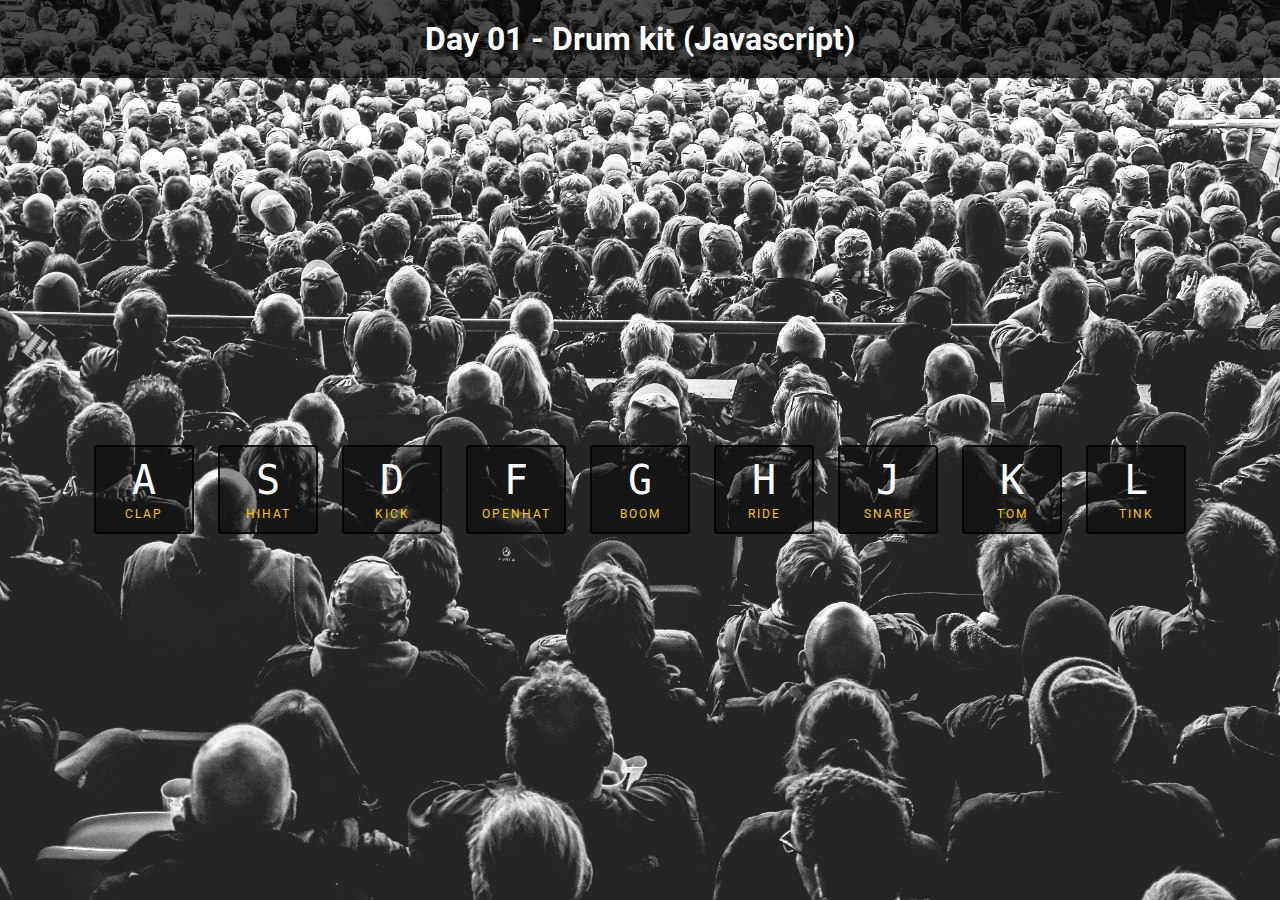
<file: Day 01 - JS Drum Kit/index.html>
<!DOCTYPE html>
<html lang="pt-BR">
  <head>
    <meta charset="UTF-8" />
    <meta name="viewport" content="width=device-width, initial-scale=1.0" />
    <title>Day 01 - JS Drum Kit</title>
    <link
      href="https://fonts.googleapis.com/css2?family=Roboto:wght@400;700&display=swap"
      rel="stylesheet"
    />
    <link rel="stylesheet" href="css/style.css" />
  </head>
  <body>
    <div class="container">
      <header class="header">
        <h1>Day 01 - Drum kit (Javascript)</h1>
      </header>
      <main class="main">
        <section class="keys">
          <div data-key="65" class="key">
            <kbd>A</kbd>
            <span class="sound">clap</span>
          </div>
          <div data-key="83" class="key">
            <kbd>S</kbd>
            <span class="sound">hihat</span>
          </div>
          <div data-key="68" class="key">
            <kbd>D</kbd>
            <span class="sound">kick</span>
          </div>
          <div data-key="70" class="key">
            <kbd>F</kbd>
            <span class="sound">openhat</span>
          </div>
          <div data-key="71" class="key">
            <kbd>G</kbd>
            <span class="sound">boom</span>
          </div>
          <div data-key="72" class="key">
            <kbd>H</kbd>
            <span class="sound">ride</span>
          </div>
          <div data-key="74" class="key">
            <kbd>J</kbd>
            <span class="sound">snare</span>
          </div>
          <div data-key="75" class="key">
            <kbd>K</kbd>
            <span class="sound">tom</span>
          </div>
          <div data-key="76" class="key">
            <kbd>L</kbd>
            <span class="sound">tink</span>
          </div>
        </section>

        <audio data-key="65" src="assets/sounds/clap.wav"></audio>
        <audio data-key="83" src="assets/sounds/hihat.wav"></audio>
        <audio data-key="68" src="assets/sounds/kick.wav"></audio>
        <audio data-key="70" src="assets/sounds/openhat.wav"></audio>
        <audio data-key="71" src="assets/sounds/boom.wav"></audio>
        <audio data-key="72" src="assets/sounds/ride.wav"></audio>
        <audio data-key="74" src="assets/sounds/snare.wav"></audio>
        <audio data-key="75" src="assets/sounds/tom.wav"></audio>
        <audio data-key="76" src="assets/sounds/tink.wav"></audio>
      </main>
    </div>
    <script src="js/app.js"></script>
  </body>
</html>
</file>
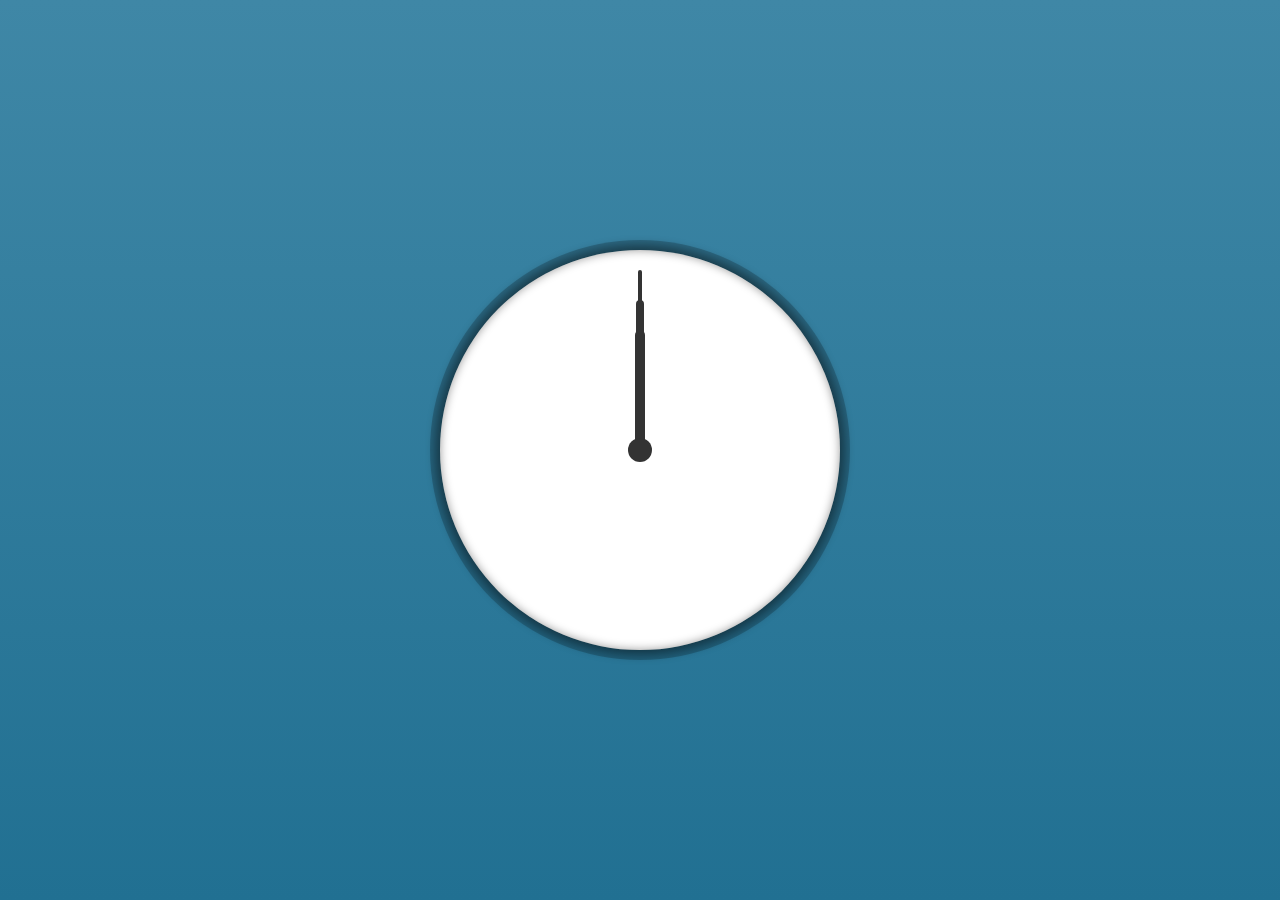
<file: Day 02 - JS Clock/index.html>
<!DOCTYPE html>
<html lang="pt-BR">
<head>
  <meta charset="UTF-8">
  <meta name="viewport" content="width=device-width, initial-scale=1.0">
  <title>Day 02 - JS Clock</title>
  <link rel="stylesheet" href="css/style.css">
</head>
<body>
  <div class="clock">
      <div class="hand hours"></div>
      <div class="hand min"></div>
      <div class="hand sec"></div>
  </div>
  <script src="js/app.js"></script>
</body>
</html>
</file>
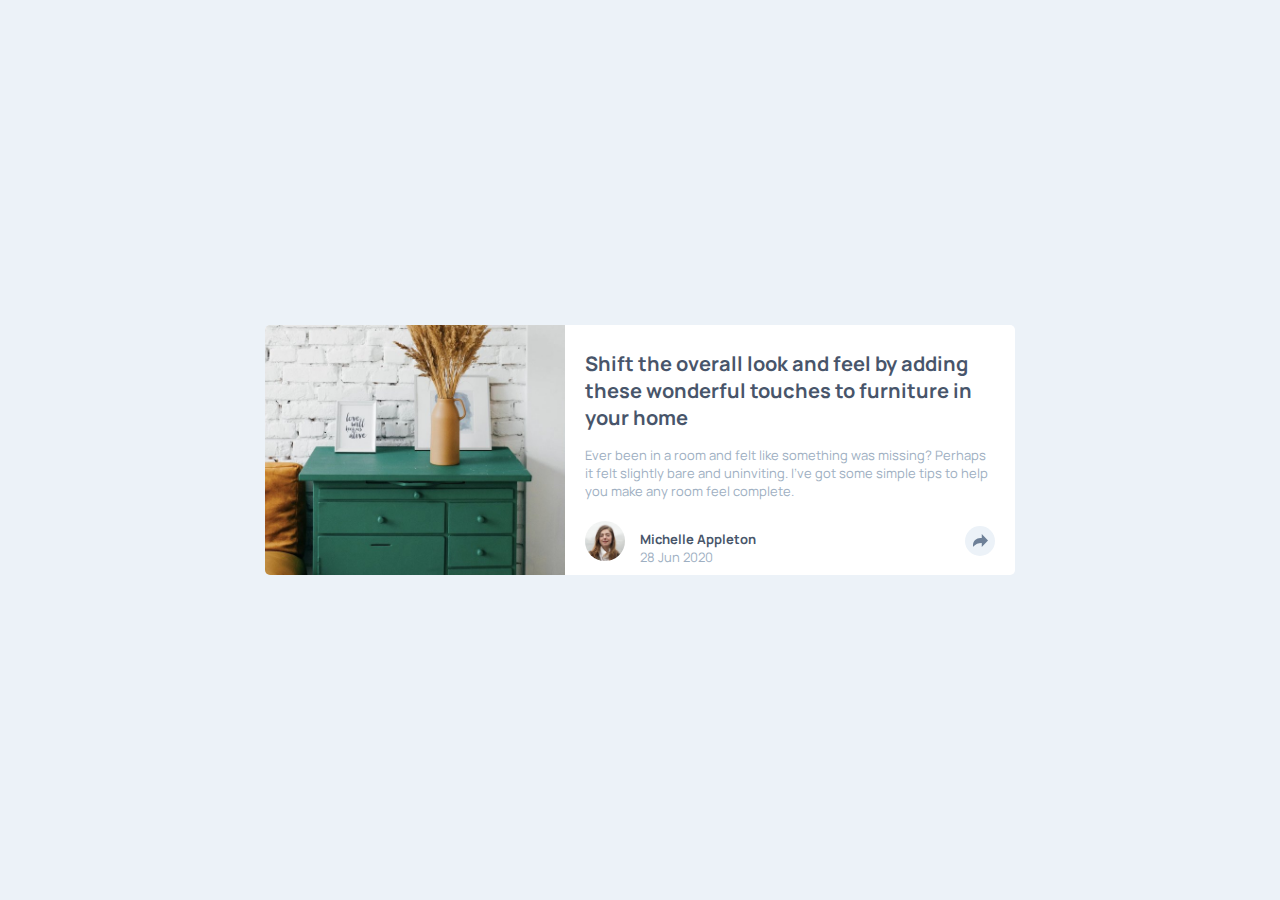
<file: Day 03 - CSS Article preview component/index.html>
<!DOCTYPE html>
<html lang="pr-br">
<head>
  <meta charset="UTF-8">
  <meta name="viewport" content="width=device-width, initial-scale=1.0">
  <title>Day 03 - Frontend Mentor - Article preview component</title>
  <link href="https://fonts.googleapis.com/css2?family=Manrope:wght@500;700&display=swap" rel="stylesheet"> 
  <link rel="stylesheet" href="css/style.css">
</head>
<body>
  <section class="resume-article">
    <div class="resume-article__image">
      <img src="images/drawers.jpg" alt="Mesa azul água  com um vazo marrom encima com dois quadros brancos">
    </div>
    <div class="resume-artitle__content">
      <h2>Shift the overall look and feel by adding these wonderful 
        touches to furniture in your home</h2>
      <p>Ever been in a room and felt like something was missing? Perhaps 
        it felt slightly bare and uninviting. I’ve got some simple tips 
        to help you make any room feel complete.</p>
        <div class="content__footer">
          <div class="footer__user">
            <img src="images/avatar-michelle.jpg" alt="Michelle Appleton">
            <div class="user__about">
              <p>Michelle Appleton</p>
              <time datetime="2020-06-28">28 Jun 2020</time>
            </div>
          </div>
          <div class="share">
            <div class="share__controlers">
              <span>share</span>
              <ul>
                <li>
                  <a href="#" target="__black">
                    <img src="images/icon-facebook.svg" alt="Icone do facebook">
                  </a>
                </li>
                <li>
                  <a href="#" target="__black">
                    <img src="images/icon-twitter.svg" alt="Icone do twitter">
                  </a>
                </li>
                <li>
                  <a href="#" target="__black">
                    <img src="images/icon-pinterest.svg" alt="Icone do pinterest">
                  </a>
                </li>
              </ul>
            </div>
            <button class="share__button">
              <svg xmlns="http://www.w3.org/2000/svg" width="15" height="13"><path fill="#6E8098" d="M15 6.495L8.766.014V3.88H7.441C3.33 3.88 0 7.039 0 10.936v2.049l.589-.612C2.59 10.294 5.422 9.11 8.39 9.11h.375v3.867L15 6.495z"/></svg>
            </button>
          </div>
        </div>  
    </div>
  </section>
  <script src="js/app.js"></script>
</body>
</html>
</file>
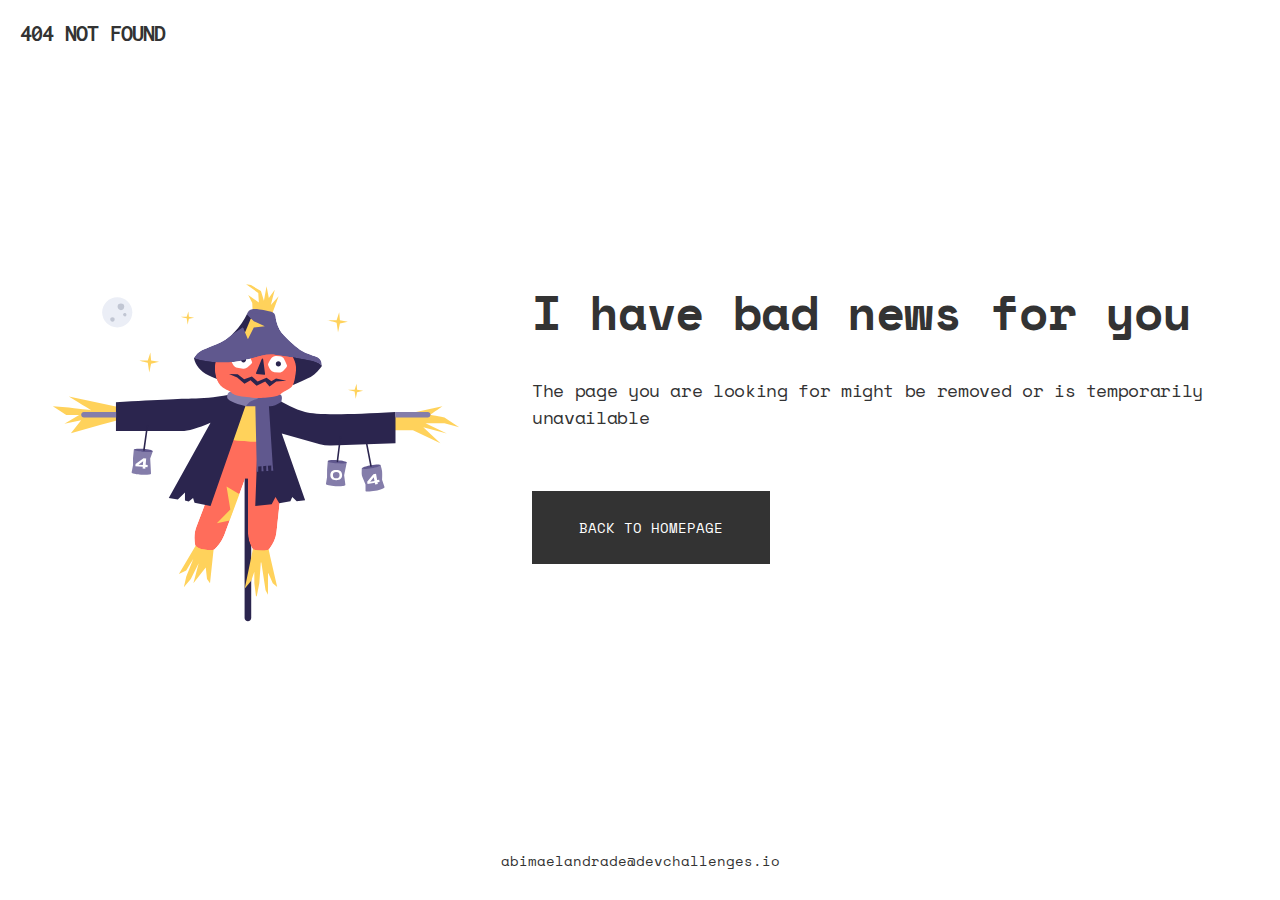
<file: Day 04 - Page 404 Not Found/index.html>
<!DOCTYPE html>
<html lang="pt-BR">
<head>
  <meta charset="UTF-8">
  <meta name="viewport" content="width=device-width, initial-scale=1.0">
  <title>Day 04 - Devchallenges.io - 404 Not Found</title>
  <link href="https://fonts.googleapis.com/css2?family=Inconsolata:wght@700&family=Space+Mono:wght@400;700&display=swap" rel="stylesheet">
  <link rel="stylesheet" href="css/style.css">
</head>
<body>
  <header class="header container">
      <h1 class="uppercase">404 not found</h1>
  </header>
  <main class="main container">
    <div class="image">
      <img src="images/Scarecrow.svg" alt="Imagem de um espantalhos com um text 404">
    </div>
    <div class="content">
      <h2>I have bad news for you</h2>
      <p>The page you are looking for might be removed or is temporarily unavailable</p>
      <a href="#" class="btn uppercase">Back to homepage</a>
    </div>
  </main>
  <footer class="footer container">
    <p>abimaelandrade@devchallenges.io</p>
  </footer>
</body>
</html>
</file>
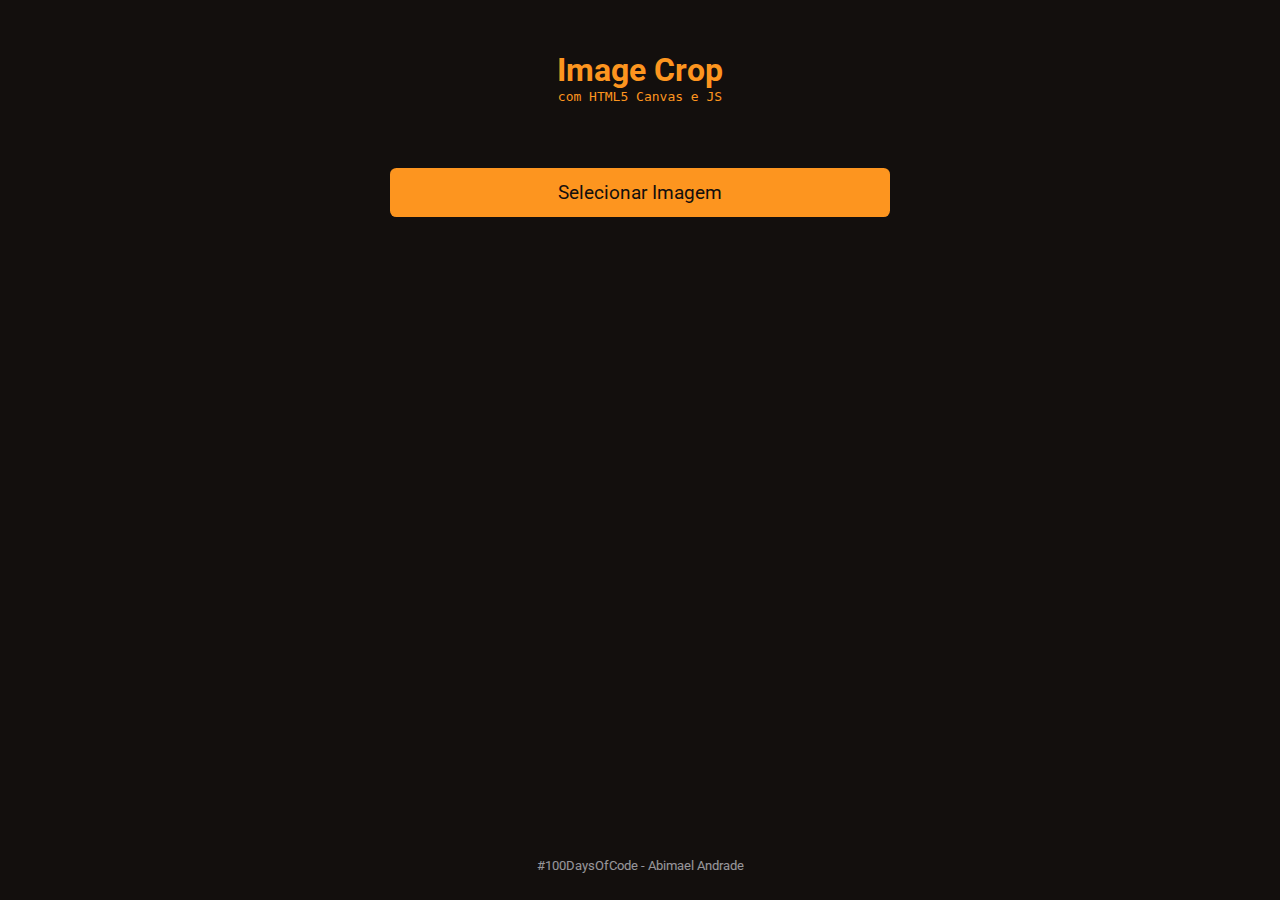
<file: Day 05 - Image Crop with HTML5 Canvas e Javascript/index.html>
<!DOCTYPE html>
<html lang="pt-BR">
  <head>
    <meta charset="UTF-8" />
    <meta name="viewport" content="width=device-width, initial-scale=1.0" />
    <title>Day 05 - Image Crop with HTML5 Canvas e Javascript</title>
    <link rel="stylesheet" href="css/style.css" />
  </head>
  <body>
    <header>
      <h1>Image Crop</h1>
      <p>com HTML5 Canvas e JS</p>
    </header>

    <main>
      <button id="select-image">
        <input type="file" id="photo-file" />
        Selecionar Imagem
      </button>
      <img id="photo-preview" draggable="false" />
      <button id="crop-image">Cortar Imagem</button>
      <button id="download">Exportar Imagem</button>
      <div id="selection-tool"></div>
    </main>

    <footer></footer>

    <script src="js/scripts.js"></script>
  </body>
</html>
</file>
<file: Day 01 - JS Drum Kit/css/style.css>
* {
  margin: 0;
  padding: 0;
  box-sizing: border-box;
}

html {
  font-family: "Roboto", sans-serif;
  font-size: 62.5%;
}

body {
  min-height: 100vh;
  font-size: 1.6rem;
  background: url(../assets/img/people.jpg) no-repeat;
  background-position: center center;
  background-size: cover;
}

.container {
  display: flex;
  flex-direction: column;
  min-height: 100vh;
}

.header {
  padding: 2rem;
  background: rgba(0, 0, 0, 0.7);
  text-align: center;
  color: #fff;
  font-weight: bold;
}

.header h1 {
  text-shadow: 0.5rem 0.5rem 0.5rem #000;
}

.main {
  flex: 1;
  display: flex;
  justify-content: center;
  align-items: center;
}

.keys {
  display: flex;
  justify-content: center;
  align-items: center;
  flex-wrap: wrap;
}

.key {
  border: 0.2rem solid rgba(0, 0, 0, 0.8);
  border-radius: 0.4rem;
  margin: 1.2rem;
  font-size: 1.6rem;
  padding: 1rem 0.5rem;
  transition: all 0.07s ease;
  width: 10rem;
  text-align: center;
  color: #fff;
  background: rgba(0, 0, 0, 0.4);
  cursor: pointer;
}

.playing {
  transform: scale(1.1);
  border-color: #ffc600;
}

kbd {
  display: block;
  font-size: 4rem;
}

.sound {
  font-size: 1.2rem;
  text-transform: uppercase;
  letter-spacing: 0.2rem;
  color: #ffc600;
}
</file>
<file: Day 02 - JS Clock/css/style.css>
* {
  margin: 0;
  padding: 0;
  box-sizing: border-box;
}

body {
  display: flex;
  justify-content: center;
  align-items: center;
  min-height: 100vh;
  background: linear-gradient(#3f87a6, #217092);
}

.clock {
  width: 400px;
  height: 400px;
  border-radius: 50%;
  background: #fff;
  position: relative;
  box-shadow: 
    0 0 0 10px rgba(0, 0, 0, 0.2), 
    0 0 10px 5px rgba(0, 0, 0, 0.4), 
    inset 0 0 10px rgba(0, 0, 0, 0.4);
}

.clock::before {
  z-index: 10; 
  position: absolute;
  top: 50%;
  left: 50%;
  content: '';
  display: block;
  width: 1.5rem;
  height: 1.5rem;
  border-radius: 50%;
  background: #333;
  transform: translate(-50%, -50%); 
}

.hand {
  position: absolute;
  top: 50%;
  transition-timing-function: cubic-bezier(0.1, 2.7, 0.58, 1);
  transform-origin: 100%;
  background: #333;
} 

.sec  {
  width: 180px;
  height: 4px;
  border-radius: 2px;
  background: #333;
  transform: translateY(-2px) translateX(20px) rotate(90deg);
}

.min {
  width: 150px;
  height: 8px;
  border-radius: 4px;
  background: #333;
  transform: translateY(-4px) translateX(50px) rotate(90deg);
}

.hours {
  width: 120px;
  height: 10px;
  border-radius: 5px;
  background: #333;
  transform: translateY(-5px) translateX(80px) rotate(90deg);
}
</file>
<file: Day 03 - CSS Article preview component/css/style.css>
:root {
  --blue-dark: hsl(217, 19%, 35%);
  --blue: hsl(214, 17%, 51%);
  --blue-light: hsl(212, 23%, 69%);
  --light: hsl(210, 46%, 95%);
  --white: #fff;
}

* {
  margin: 0;
  padding: 0;
  box-sizing: border-box;
  outline: 0;
}

body {
  display: flex;
  justify-content: center;
  align-items: center;
  min-height: 100vh;
  background: var(--light);
  font-family: 'Manrope', sans-serif;
  font-size: 13px;
}

.resume-article {
  border-radius: 5px;
  max-width: 375px;
  margin: 25px;
  height: auto;
  background: var(--white);
  display: flex;
  flex-direction: column;
}

.resume-article__image {
  overflow: hidden;
  max-width: 100%;
  max-height: 250px;
  display: flex;
  justify-content: center;
  align-items: center;
  border-radius: 5px 5px 0 0;
}

.resume-artitle__content {
  flex: 1;
  padding: 25px 20px;
}

.resume-artitle__content h2 {
  margin-top: 20px;
  font-size: 18px;
  color: var(--blue-dark);
}

.resume-artitle__content p {
  margin-top: 14px;
  line-height: 18px;
  color: var(--blue-light);
}

.content__footer {
  position: relative;
  flex: 1;
  margin-top: 45px;
  display: flex;
  justify-content: space-between;
  align-items: center;
}

.footer__user {
  display: flex;
  justify-content: flex-start;
  align-items: center;
}

.footer__user img {
  width: 40px;
  height: 40px;
  margin-right: 15px;
  border-radius: 50%;
}

.user__about p {
  margin: 0;
  color: var(--blue-dark);
  font-weight: bold;
}

.user__about time {
  font-size: 13px;
  color: var(--blue-light);
}

.share__button {
  position: relative;
  cursor: pointer;
  width: 30px;
  height: 30px;
  border-radius: 50%;
  display: flex;
  justify-content: center;
  align-items: center;
  border: 0;
  background: var(--light);
  z-index: 10;
}

.share__controlers {
  position: absolute;
  display: none;
  opacity: 0;
  justify-content: flex-start;
  align-items: center;
  height: 85px;
  width: calc(100% + 40px);
  background: var(--blue-dark);
  color: var(--blue);
  border-radius: 0  0 10px 10px;
  transition: opacity 0.2s;
  z-index: 1;
}

.share__controlers.active {
  display: flex;
  opacity: 1;
  bottom: -25px;
  left: -20px;
  padding: 20px 30px;
}

.share__button:hover, .share__button svg path {
  background: var(--blue);
  transition: all 0.2s ease-in-out;
}

.share__controlers.active ~ .share__button {
  background: var(--blue);
}

.share__controlers.active ~ .share__button svg path, .share__button:hover svg path {
  fill: var(--white);
}

.share__controlers span {
  font-size: 10px;
  text-transform: uppercase;
  letter-spacing: 5px;
  margin-right: 10px;
}

.share__controlers ul {
  display: flex;
  align-items: center;
  list-style: none;
}

.share__controlers li {
  margin: 0 5px;
  z-index: 1;
}

@media screen and (min-width: 720px){
  .resume-article {
    max-width: 750px;
    height: 250px;
    flex-direction: row;
  }
  
  .resume-article__image {
    overflow: hidden;
    width: 40%;
    height: 100%;
    border-radius: 5px 0 0 5px;
  }
  
  .resume-article__image img {
    transition: all 0.3s ease-in-out;
    height: 100%;
  }
  
  .resume-article:hover .resume-article__image img{
    transform: scale(1.1);
  }
  
  .resume-artitle__content h2 {
    margin: 0;
    font-size: 20px;
  }
  
  .resume-artitle__content p {
    margin-top: 15px;
  }

  .content__footer {
    position: relative;
    flex: 1;
    margin-top: 15px;
  }

  .share {
    position: relative;
  }

  .share__controlers {
    position: relative;
    justify-content: center;
    position: absolute;
    height: 45px;
    width: 200px;
    border-radius: 10px;
  }
  
  .share__controlers.active {
    display: flex;
    opacity: 1;
    top: -70px;
    left: -90px;
  }
  
  .share__controlers span {
    font-size: 10px;
    text-transform: uppercase;
    letter-spacing: 5px;
    margin-right: 10px;
  }
  
  .share__controlers::before {
    position: absolute;
    content: "";
    width: 20px;
    height: 20px;
    background: var(--blue-dark);
    transform: rotate(45deg) translateX(-50%);
    bottom: -15px;
    left: 50%;
  }
  
  .share__controlers ul {
    display: flex;
    align-items: center;
    list-style: none;
  }
  
  .share__controlers li {
    margin: 0 5px;
    z-index: 1;
  }
}
</file>
<file: Day 04 - Page 404 Not Found/css/style.css>
:root {
  --primary: #FFFFFF;
  --secundary: #333333;
}

* {
  margin: 0;
  padding: 0;
  box-sizing: border-box;
  outline: 0;
}

html {
  font-size: 62.5%;
}

body {
  display: flex;
  flex-direction: column;
  min-height: 100vh;
  background: var(--primary);
  color: var(--secundary);
  font-family: 'Space Mono', monospace;
  font-size: 1.4rem;
}

.container {
  margin: 0 auto;
  width: 100%;
  max-width: 1334px !important;
}

.uppercase {
  text-transform: uppercase;
}

.header {
  height: 8rem;
  padding: 2rem;
}

.header h1 {
  font-weight: bold;
  font-size: 2.4rem;
  letter-spacing: -0.08rem;
  font-family: 'Inconsolata', monospace;
}

.main {
  display: flex;
  flex-direction: column;
  flex: 1;
  max-width: 100%;
}

.main .image {
  display: flex;
  justify-content: center;
  align-items: center;
  max-width: 100%;
}

.main .image img {
  width: 36.5rem;
  height: 30.5rem;
}

.content {
  padding: 0 2rem;
}

.content h2 {
  font-weight: bold;
  font-size: 4.8rem;
  line-height: 7.1rem;
  letter-spacing: -0.035rem;
}

.content p {
  margin-top: 3rem;
  font-size: 1.8rem;
  line-height: 2.7rem;
  letter-spacing: -0.035rem;
}

.btn {
  display: flex;
  max-width: max-content;
  margin: 6rem 0;
  padding: 2.4rem 4.5rem;
  border: 0.2rem solid transparent;
  color: var(--primary);
  background: var(--secundary);
  text-decoration: none;
  transition: all 0.2s ease-in-out;
}


.btn:hover, .btn:active {
  color: var(--secundary);
  border-color: var(--secundary);
  background:  var(--primary);
}

.footer {
  height: 80px;
  padding: 2rem;
  display: flex;
  justify-content: center;
  align-items: center;
}

@media screen and (min-width:720px){
  .main {
    margin: 0 auto;
    align-items: center;
    flex-direction: row;
  }

  .main .image {
    width: 40%;
  }

  .main .image img {
    width: 53rem;
    height: 48rem;
  }
}
</file>
<file: Day 05 - Image Crop with HTML5 Canvas e Javascript/css/style.css>
@import url(https://fonts.googleapis.com/css?family=Roboto:400,700,300);

@keyframes up {
  from {
    opacity: 0;
    transform: translateY(1rem);
  }
  to {
    opacity: 1;
  }
}

:root {
  --bg: #130f0d;
  --orange: #fd951f;
  --brown-opaque: rgba(250, 152, 5, 0.139);
  --white: #f0f0f9;
  --green: hsl(98 100% 62%);
  --blue: hsl(204 100% 59%);
  --purple: #8257e6;
}

* {
  margin: 0;
  padding: 0;
  box-sizing: border-box;
  outline: 0;
}

*,
button,
input {
  font-family: "Roboto", sans-serif;
}

body {
  height: 100vh;
  display: flex;
  flex-direction: column;
  background-color: var(--bg);
  color: var(--white);
}

header {
  margin-top: 3.2rem;
  padding-bottom: 4rem;

  text-align: center;
  color: var(--orange);

  animation: up 0.4s;
}

header p {
  font-family: monospace;
}

main {
  margin: 0 auto;
  width: min(80vw, 500px);

  animation: up 0.4s 0.2s backwards;
}

footer {
  margin-top: auto;
  text-align: center;
  padding: 3.2rem 0 1.6rem;
  animation: up 0.4s 0.4s backwards;
}

footer::after {
  content: "#100DaysOfCode - Abimael Andrade";
  opacity: 0.6;
  font-size: 0.8rem;
}

button {
  display: block;
  width: 100%;
  padding: 0.8rem 1.6rem;
  overflow: hidden;
  position: relative;
  font-size: 1.2rem;
  font-weight: normal;
  border: none;
  border-radius: 0.4rem;
  background: var(--orange);
  color: var(--bg);
  cursor: pointer;
}

button:hover {
  transform: translate(1px, 1px);
}

button + button {
  margin-top: 0.8rem;
}

img {
  width: 100%;
  height: auto;
}

/* Image Crop */

#photo-file {
  display: none;
}

#photo-preview {
  margin: 0.8rem 0;
}

#crop-image,
#download {
  display: none;
}

#selection-tool {
  position: fixed;
  display: none;
  border: 2px dashed var(--green);
}
</file>
